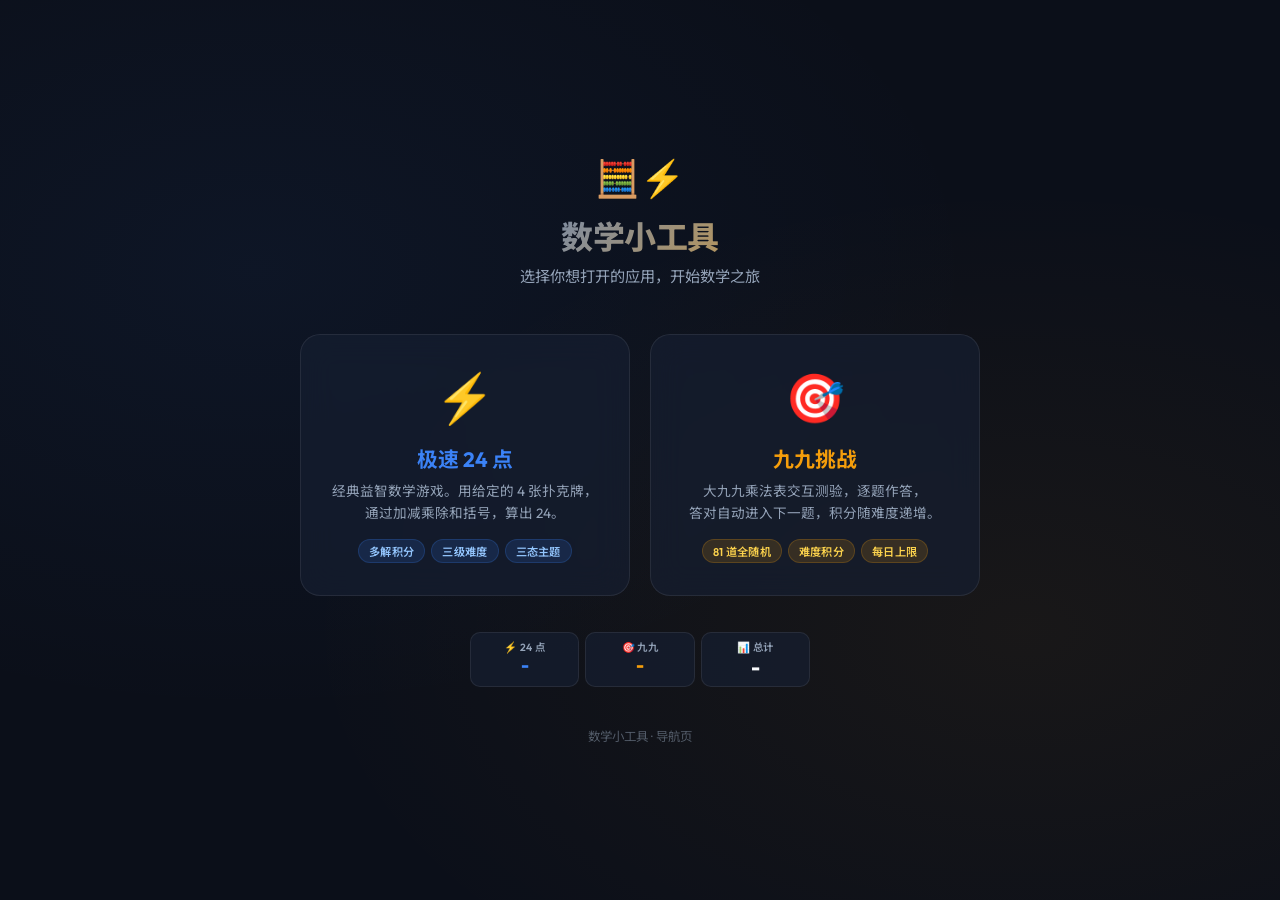
<file: index.html>
<!DOCTYPE html>
<html lang="zh-CN">
<head>
    <meta charset="UTF-8">
    <meta name="viewport" content="width=device-width, initial-scale=1.0">
    <title>数学小工具 · 导航页</title>
    <link rel="preconnect" href="https://fonts.googleapis.com">
    <link rel="preconnect" href="https://fonts.gstatic.com" crossorigin>
    <link href="https://fonts.googleapis.com/css2?family=Outfit:wght@300;400;600;800&family=Noto+Sans+SC:wght@400;500;700&display=swap" rel="stylesheet">
    <style>
        :root {
            --bg: #0b0f19;
            --card-bg: rgba(22, 30, 49, 0.7);
            --card-border: rgba(255, 255, 255, 0.08);
            --text: #f8fafc;
            --text-secondary: #94a3b8;
            --accent-24: #3b82f6;
            --accent-99: #f59e0b;
            --glow-24: rgba(59, 130, 246, 0.25);
            --glow-99: rgba(245, 158, 11, 0.25);
            --font: 'Outfit', 'Noto Sans SC', sans-serif;
        }
        * { margin: 0; padding: 0; box-sizing: border-box; }
        body {
            font-family: var(--font);
            background: var(--bg);
            background-image: radial-gradient(at 20% 30%, rgba(59, 130, 246, 0.06) 0px, transparent 50%), radial-gradient(at 80% 70%, rgba(245, 158, 11, 0.06) 0px, transparent 50%);
            min-height: 100vh;
            display: flex;
            flex-direction: column;
            align-items: center;
            justify-content: center;
            color: var(--text);
            padding: 24px;
        }
        .container { max-width: 680px; width: 100%; }
        .header { text-align: center; margin-bottom: 48px; }
        .header .icon-row { font-size: 36px; margin-bottom: 12px; display: flex; justify-content: center; gap: 12px; }
        .header h1 {
            font-size: 2rem; font-weight: 800; letter-spacing: -0.5px;
            background: linear-gradient(135deg, #3b82f6, #f59e0b);
            -webkit-background-clip: text; -webkit-text-fill-color: transparent; background-clip: text;
        }
        .header p { color: var(--text-secondary); font-size: 0.95rem; margin-top: 6px; font-weight: 400; }
        .apps { display: grid; grid-template-columns: 1fr 1fr; gap: 20px; }
        @media (max-width: 520px) {
            .apps { grid-template-columns: 1fr; gap: 16px; }
            .header { margin-bottom: 32px; }
            .header h1 { font-size: 1.6rem; }
        }
        .app-card {
            background: var(--card-bg); border: 1px solid var(--card-border); border-radius: 20px;
            padding: 32px 24px; text-decoration: none; color: inherit;
            display: flex; flex-direction: column; align-items: center; text-align: center;
            backdrop-filter: blur(16px);
            transition: transform 0.25s cubic-bezier(0.34, 1.56, 0.64, 1), box-shadow 0.3s, border-color 0.3s;
            cursor: pointer; position: relative; overflow: hidden;
        }
        .app-card::before { content: ''; position: absolute; top: 0; left: 0; right: 0; bottom: 0; border-radius: 20px; opacity: 0; transition: opacity 0.3s; }
        .app-card.card-24::before { background: radial-gradient(ellipse at 50% 0%, rgba(59, 130, 246, 0.12), transparent 70%); }
        .app-card.card-99::before { background: radial-gradient(ellipse at 50% 0%, rgba(245, 158, 11, 0.12), transparent 70%); }
        .app-card:hover { transform: translateY(-6px); }
        .app-card.card-24:hover { border-color: rgba(59, 130, 246, 0.3); box-shadow: 0 20px 40px -12px var(--glow-24); }
        .app-card.card-24:hover::before { opacity: 1; }
        .app-card.card-99:hover { border-color: rgba(245, 158, 11, 0.3); box-shadow: 0 20px 40px -12px var(--glow-99); }
        .app-card.card-99:hover::before { opacity: 1; }

        .app-icon { font-size: 48px; margin-bottom: 16px; position: relative; z-index: 1; }
        .app-card h2 { font-size: 1.3rem; font-weight: 700; margin-bottom: 8px; position: relative; z-index: 1; }
        .app-card.card-24 h2 { color: var(--accent-24); }
        .app-card.card-99 h2 { color: var(--accent-99); }
        .app-card .desc { font-size: 0.85rem; color: var(--text-secondary); line-height: 1.6; position: relative; z-index: 1; }
        .app-card .tags { display: flex; flex-wrap: wrap; gap: 6px; margin-top: 14px; justify-content: center; position: relative; z-index: 1; }
        .app-card .tag { font-size: 0.7rem; padding: 3px 10px; border-radius: 20px; font-weight: 600; letter-spacing: 0.3px; }
        .card-24 .tag { background: rgba(59, 130, 246, 0.15); color: #93c5fd; border: 1px solid rgba(59, 130, 246, 0.2); }
        .card-99 .tag { background: rgba(245, 158, 11, 0.15); color: #fcd34d; border: 1px solid rgba(245, 158, 11, 0.2); }
                .score-summary {
            margin: 28px auto 0;
            max-width: 340px;
            display: flex;
            gap: 6px;
            justify-content: center;
        }
        .score-summary .item {
            background: var(--card-bg);
            border: 1px solid var(--card-border);
            border-radius: 10px;
            padding: 6px 12px;
            text-align: center;
            flex: 1;
        }
        .score-summary .app-label {
            font-size: 0.65rem;
            color: var(--text-secondary);
            text-transform: uppercase;
            letter-spacing: 0.3px;
            font-weight: 600;
        }
        .score-summary .app-score {
            font-size: 1.1rem;
            font-weight: 800;
            color: var(--accent-99);
            line-height: 1.3;
        }
        .score-summary .app-score.s24 { color: var(--accent-24); }
        .score-summary .app-score.s99 { color: var(--accent-99); }
        .score-summary .app-score.s-total { color: var(--text); font-size: 1.25rem; }.score-summary { margin-top: 36px; }
        .footer { margin-top: 40px; text-align: center; font-size: 0.78rem; color: rgba(148, 163, 184, 0.5); }
    </style>
</head>
<body>
    <div class="container">
        <div class="header">
            <div class="icon-row">🧮⚡</div>
            <h1>数学小工具</h1>
            <p>选择你想打开的应用，开始数学之旅</p>
        </div>
        <div class="apps">
            <a class="app-card card-24" href="game24.html">
                <div class="app-icon">⚡</div>
                <h2>极速 24 点</h2>
                <p class="desc">经典益智数学游戏。用给定的 4 张扑克牌，<br>通过加减乘除和括号，算出 24。</p>
                <div class="tags">
                    <span class="tag">多解积分</span>
                    <span class="tag">三级难度</span>
                    <span class="tag">三态主题</span>
                </div>
            </a>
            <a class="app-card card-99" href="99-quiz.html">
                <div class="app-icon">🎯</div>
                <h2>九九挑战</h2>
                <p class="desc">大九九乘法表交互测验，逐题作答，<br>答对自动进入下一题，积分随难度递增。</p>
                <div class="tags">
                    <span class="tag">81 道全随机</span>
                    <span class="tag">难度积分</span>
                    <span class="tag">每日上限</span>
                </div>
            </a>        </div>

        <div class="score-summary">
            <div class="item">
                <div class="app-label">⚡ 24 点</div>
                <div class="app-score s24" id="score24">-</div>
            </div>
            <div class="item">
                <div class="app-label">🎯 九九</div>
                <div class="app-score s99" id="score99">-</div>
            </div>
            <div class="item">
                <div class="app-label">📊 总计</div>
                <div class="app-score s-total" id="scoreTotal">-</div>
            </div>
        </div>
        <div class="footer">数学小工具 · 导航页</div>
    </div>
</body>
<script>
(function() {
    function getToday() { var d = new Date(); return d.getFullYear()+'-'+String(d.getMonth()+1).padStart(2,'0')+'-'+String(d.getDate()).padStart(2,'0'); }
    function loadScore(key) {
        try { var d = JSON.parse(localStorage.getItem(key)); if (d && d.dailyScores) return d.dailyScores[getToday()] || 0; } catch(e) {}
        return '-';
    }
    document.getElementById('score24').textContent = loadScore('math24_save');
    document.getElementById('score99').textContent = loadScore('math99_save');
    var s24 = loadScore('math24_save'), s99 = loadScore('math99_save');
    document.getElementById('scoreTotal').textContent = (typeof s24 === 'number' && typeof s99 === 'number') ? s24 + s99 : '-';
})();
</script></html>
</file>
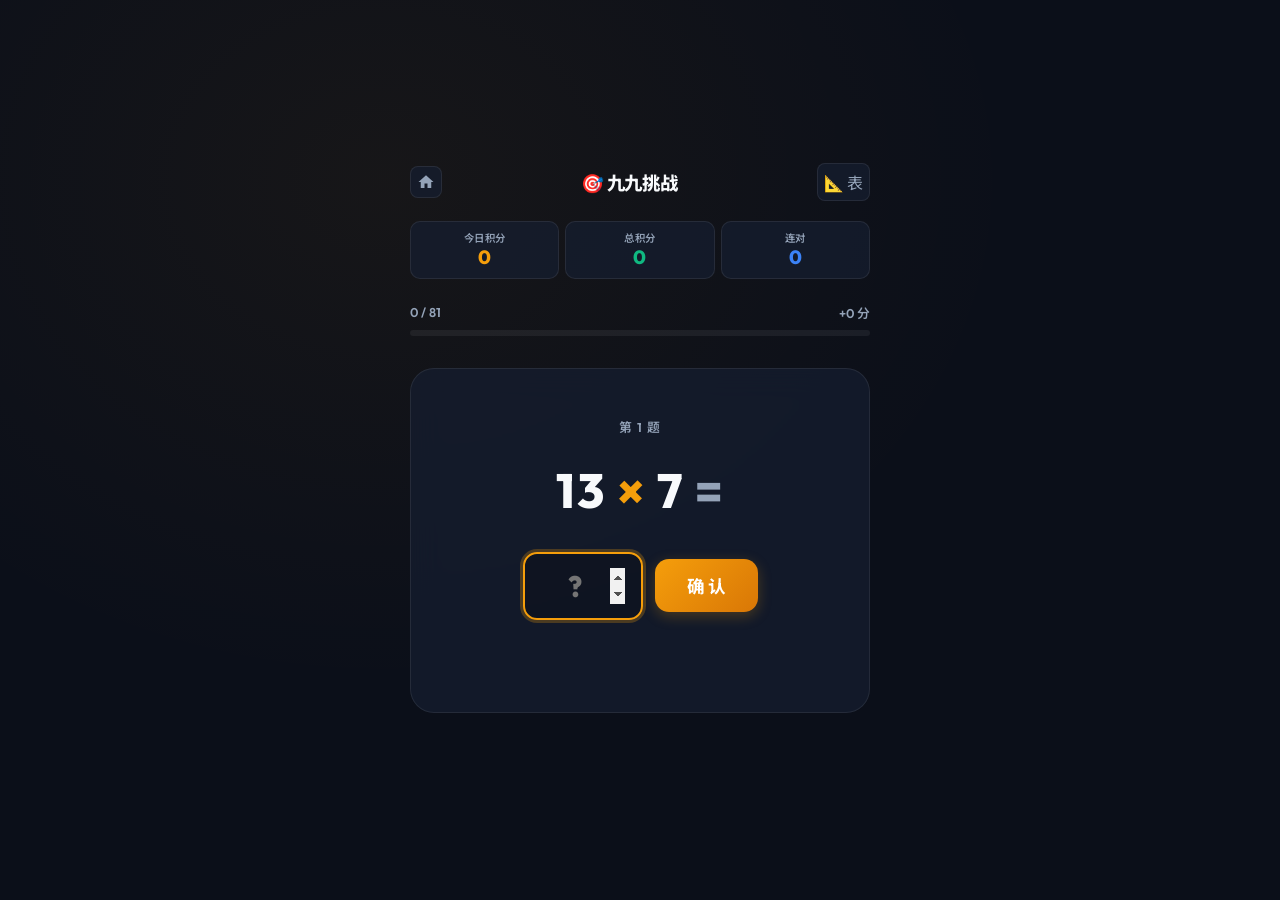
<file: 99-quiz.html>
<!DOCTYPE html>
<html lang="zh-CN">
<head>
    <meta charset="UTF-8">
    <meta name="viewport" content="width=device-width, initial-scale=1.0, maximum-scale=1.0, user-scalable=no">
    <title>🎯 九九挑战 · 大九九闯关测验</title>
    <link rel="preconnect" href="https://fonts.googleapis.com">
    <link rel="preconnect" href="https://fonts.gstatic.com" crossorigin>
    <link href="https://fonts.googleapis.com/css2?family=Outfit:wght@300;400;600;800&family=Noto+Sans+SC:wght@400;500;700&display=swap" rel="stylesheet">
    <style>
        :root {
            --bg: #0b0f19;
            --card-bg: rgba(22, 30, 49, 0.7);
            --card-border: rgba(255,255,255,0.08);
            --text: #f8fafc;
            --text-secondary: #94a3b8;
            --accent: #f59e0b;
            --accent-glow: rgba(245,158,11,0.25);
            --success: #10b981;
            --error: #ef4444;
            --font: 'Outfit','Noto Sans SC',sans-serif;
        }
        * { margin: 0; padding: 0; box-sizing: border-box; }
        body {
            font-family: var(--font);
            background: var(--bg);
            background-image: radial-gradient(at 30% 20%, rgba(245,158,11,0.05),transparent 50%);
            min-height: 100vh;
            display: flex;
            flex-direction: column;
            align-items: center;
            justify-content: center;
            color: var(--text);
            padding: 16px;
        }
        .container {
            width: 100%;
            max-width: 460px;
        }

        /* ── 顶部导航 ── */
        .top-bar {
            display: flex;
            justify-content: space-between;
            align-items: center;
            margin-bottom: 20px;
        }
        .back-link {
            color: var(--text-secondary);
            text-decoration: none;
            padding: 6px;
            border: 1px solid var(--card-border);
            border-radius: 8px;
            transition: background 0.2s,color 0.2s;
            background: var(--card-bg);
            display: inline-flex;
            align-items: center;
            justify-content: center;
        }
        .back-link:hover {
            color: var(--text);
            background: rgba(255,255,255,0.08);
        }
        .top-bar h1 {
            font-size: 1.15rem;
            font-weight: 800;
            letter-spacing: -0.3px;
        }

        /* ── 积分栏 ── */
        .score-bar {
            display: flex;
            gap: 6px;
            margin-bottom: 24px;
        }
        .score-item {
            flex: 1;
            background: var(--card-bg);
            border: 1px solid var(--card-border);
            border-radius: 10px;
            padding: 8px 6px;
            text-align: center;
        }
        .score-item .label {
            font-size: 0.65rem;
            color: var(--text-secondary);
            text-transform: uppercase;
            letter-spacing: 0.4px;
            font-weight: 600;
        }
        .score-item .value {
            font-size: 1.2rem;
            font-weight: 800;
            color: var(--accent);
            line-height: 1.3;
        }
        .score-item .value.today { color: var(--accent); }
        .score-item .value.total { color: var(--success); }
        .score-item .value.streak { color: #3b82f6; }

        /* ── 进度条 ── */
        .progress-row {
            display: flex;
            justify-content: space-between;
            align-items: center;
            margin-bottom: 8px;
            font-size: 0.8rem;
            color: var(--text-secondary);
            font-weight: 600;
        }
        .progress-track {
            width: 100%;
            height: 6px;
            background: rgba(255,255,255,0.06);
            border-radius: 10px;
            overflow: hidden;
            margin-bottom: 32px;
        }
        .progress-fill {
            height: 100%;
            width: 0%;
            background: linear-gradient(90deg,var(--accent),#f97316);
            border-radius: 10px;
            transition: width 0.5s cubic-bezier(0.4,0,0.2,1);
            box-shadow: 0 0 10px var(--accent-glow);
        }

        /* ── 题目卡 ── */
        .question-card {
            background: var(--card-bg);
            border: 1px solid var(--card-border);
            border-radius: 24px;
            padding: 48px 32px;
            text-align: center;
            backdrop-filter: blur(16px);
            margin-bottom: 24px;
        }
        .question-label {
            font-size: 0.8rem;
            font-weight: 600;
            color: var(--text-secondary);
            text-transform: uppercase;
            letter-spacing: 1px;
            margin-bottom: 24px;
        }
        .question-formula {
            font-size: 3rem;
            font-weight: 800;
            color: var(--text);
            letter-spacing: 2px;
            margin-bottom: 32px;
        }
        .question-formula .op { color: var(--accent); }
        .question-formula .eq { color: var(--text-secondary); }

        /* ── 输入区 ── */
        .answer-area {
            display: flex;
            gap: 12px;
            justify-content: center;
            align-items: center;
            flex-wrap: wrap;
        }
        .answer-area input {
            width: 120px;
            padding: 14px 16px;
            font-size: 1.8rem;
            font-weight: 800;
            text-align: center;
            font-family: 'Outfit',monospace;
            border: 2px solid var(--card-border);
            border-radius: 14px;
            background: rgba(0,0,0,0.2);
            color: var(--text);
            transition: border-color 0.2s,box-shadow 0.2s;
            outline: none;
        }
        .answer-area input:focus {
            border-color: var(--accent);
            box-shadow: 0 0 0 3px var(--accent-glow);
        }
        .answer-area input.correct {
            border-color: var(--success);
            box-shadow: 0 0 0 3px rgba(16,185,129,0.25);
        }
        .answer-area input.wrong {
            border-color: var(--error);
            box-shadow: 0 0 0 3px rgba(239,68,68,0.25);
            animation: shake 0.4s;
        }
        .btn-submit {
            padding: 14px 32px;
            font-size: 1.1rem;
            font-weight: 700;
            font-family: var(--font);
            border: none;
            border-radius: 14px;
            background: linear-gradient(135deg,#f59e0b,#d97706);
            color: #fff;
            cursor: pointer;
            box-shadow: 0 4px 14px var(--accent-glow);
            transition: transform 0.15s,opacity 0.2s;
        }
        .btn-submit:hover { opacity: 0.9; }
        .btn-submit:active { transform: scale(0.96); }
        .btn-submit:disabled {
            opacity: 0.4;
            cursor: not-allowed;
            transform: none;
        }

        /* ── 反馈消息 ── */
        .feedback {
            text-align: center;
            min-height: 28px;
            margin-top: 16px;
            font-size: 0.9rem;
            font-weight: 600;
            transition: color 0.2s;
        }
        .feedback.correct { color: var(--success); }
        .feedback.wrong { color: var(--error); }

        /* ── 完成页面 ── */
        .complete-screen {
            display: none;
            background: var(--card-bg);
            border: 1px solid var(--card-border);
            border-radius: 24px;
            padding: 48px 32px;
            text-align: center;
            backdrop-filter: blur(16px);
        }
        .complete-screen .big-icon { font-size: 64px; margin-bottom: 16px; }
        .complete-screen h2 { font-size: 1.6rem; font-weight: 800; margin-bottom: 8px; }
        .complete-screen p { color: var(--text-secondary); line-height: 1.6; margin-bottom: 24px; }
        .complete-screen .summary-score {
            font-size: 2.5rem;
            font-weight: 800;
            color: var(--accent);
            margin-bottom: 8px;
        }
        .complete-screen .summary-label {
            font-size: 0.85rem;
            color: var(--text-secondary);
        }
        .btn-restart {
            display: inline-block;
            padding: 14px 40px;
            font-size: 1.05rem;
            font-weight: 700;
            font-family: var(--font);
            border: none;
            border-radius: 14px;
            background: var(--accent);
            color: #fff;
            cursor: pointer;
            box-shadow: 0 4px 14px var(--accent-glow);
            transition: transform 0.15s,opacity 0.2s;
            text-decoration: none;
        }
        .btn-restart:hover { opacity: 0.9; }
        .btn-restart:active { transform: scale(0.96); }

        /* ── Toast ── */
        .toast {
            position: fixed;
            bottom: 32px;
            left: 50%;
            transform: translateX(-50%) translateY(80px);
            background: #1e293b;
            color: #f8fafc;
            padding: 12px 28px;
            border-radius: 12px;
            font-size: 0.95rem;
            font-weight: 600;
            opacity: 0;
            pointer-events: none;
            transition: transform 0.3s,opacity 0.3s;
            z-index: 9999;
            box-shadow: 0 8px 24px rgba(0,0,0,0.4);
            border: 1px solid rgba(255,255,255,0.06);
        }
        .toast.show { transform: translateX(-50%) translateY(0); opacity: 1; }

        /* ── 动画 ── */
        @keyframes shake {
            0%,100% { transform: translateX(0); }
            20% { transform: translateX(-8px); }
            40% { transform: translateX(8px); }
            60% { transform: translateX(-6px); }
            80% { transform: translateX(6px); }
        }
        @keyframes fadeInUp {
            0% { opacity: 0; transform: translateY(20px); }
            100% { opacity: 1; transform: translateY(0); }
        }
        .question-card { animation: fadeInUp 0.4s cubic-bezier(0.34,1.56,0.64,1); }
        .question-correct { animation: shake 0.4s; animation-direction: reverse; }

        /* ── 移动端适配 ── */
        @media (max-width: 480px) {
            .question-card { padding: 32px 20px; }
            .question-formula { font-size: 2.2rem; }
            .score-bar { gap: 4px; }
            .score-item { padding: 6px 4px; }
            .score-item .value { font-size: 1rem; }
        }
    </style>
</head>
<body>
    <div class="container">
        <!-- 顶栏 -->
        <div class="top-bar">
            <a class="back-link" href="index.html"><svg viewBox="0 0 24 24" width="18" height="18" fill="currentColor"><path d="M10 20v-6h4v6h5v-8h3L12 3 2 12h3v8z"/></svg></a>
            <h1>🎯 九九挑战</h1>
            <a class="back-link" href="99-table.html" title="查看乘法表">📐 表</a>
        </div>

        <!-- 积分栏 -->
        <div class="score-bar">
            <div class="score-item">
                <div class="label">今日积分</div>
                <div class="value today" id="quizScoreToday">0</div>
            </div>
            <div class="score-item">
                <div class="label">总积分</div>
                <div class="value total" id="quizScoreTotal">0</div>
            </div>
            <div class="score-item">
                <div class="label">连对</div>
                <div class="value streak" id="quizStreak">0</div>
            </div>
        </div>

        <!-- 进度 -->
        <div class="progress-row">
            <span id="progress-text">0 / 81</span>
            <span id="earned-text">+0 分</span>
        </div>
        <div class="progress-track">
            <div class="progress-fill" id="progressFill"></div>
        </div>

        <!-- 题目区 -->
        <div class="question-card" id="questionCard">
            <div class="question-label" id="questionLabel">第 1 题</div>
            <div class="question-formula" id="questionFormula">
                <span id="qNum1">14</span>
                <span class="op">×</span>
                <span id="qNum2">7</span>
                <span class="eq">=</span>
                <span id="qAnswer" style="display:none">?</span>
            </div>
            <div class="answer-area">
                <input type="number" id="answerInput" placeholder="?" autocomplete="off" inputmode="numeric">
                <button class="btn-submit" id="submitBtn">确 认</button>
            </div>
            <div class="feedback" id="feedback"></div>
        </div>

        <!-- 完成页 -->
        <div class="complete-screen" id="completeScreen">
            <div class="big-icon">🎉</div>
            <h2>全部完成！</h2>
            <p>你完成了全部 81 道大九九乘法题</p>
            <div class="summary-score" id="finalScore">0</div>
            <div class="summary-label">本局获得积分</div>
            <div style="margin-top:24px">
                <button class="btn-restart" onclick="restartQuiz()">🔄 再来一轮</button>
            </div>
        </div>
    </div>

    <div class="toast" id="toast"></div>

    <script>
        // ─── 积分系统 ───
        const QUIZ_SCORE = { scoreToday: 0, scoreTotal: 0, streak: 0 };
        let sessionEarned = 0;

        function getDateString() {
            const d = new Date();
            return `${d.getFullYear()}-${String(d.getMonth()+1).padStart(2,'0')}-${String(d.getDate()).padStart(2,'0')}`;
        }

        function saveQuizScore() {
            const todayStr = getDateString();
            let data = { scoreTotal: 0, streak: 0, dailyScores: {} };
            try {
                const raw = localStorage.getItem('math99_save');
                if (raw) { const p = JSON.parse(raw); data.dailyScores = p.dailyScores || {}; }
            } catch(e) {}
            data.scoreTotal = QUIZ_SCORE.scoreTotal;
            data.streak = QUIZ_SCORE.streak;
            data.dailyScores[todayStr] = QUIZ_SCORE.scoreToday;
            localStorage.setItem('math99_save', JSON.stringify(data));
        }

        function loadQuizScore() {
            try {
                const raw = localStorage.getItem('math99_save');
                if (raw) {
                    const data = JSON.parse(raw);
                    QUIZ_SCORE.scoreTotal = data.scoreTotal || 0;
                    QUIZ_SCORE.streak = data.streak || 0;
                    const todayStr = getDateString();
                    const daily = data.dailyScores || {};
                    QUIZ_SCORE.scoreToday = daily[todayStr] || 0;
                }
            } catch(e) {}
            updateScoreUI();
        }

        function updateScoreUI() {
            document.getElementById('quizScoreToday').textContent = QUIZ_SCORE.scoreToday;
            document.getElementById('quizScoreTotal').textContent = QUIZ_SCORE.scoreTotal;
            document.getElementById('quizStreak').textContent = QUIZ_SCORE.streak;
            document.getElementById('earned-text').textContent = '+' + sessionEarned + ' 分';
        }

        function showToast(msg) {
            const t = document.getElementById('toast');
            t.textContent = msg;
            t.classList.add('show');
            clearTimeout(t._tid);
            t._tid = setTimeout(() => t.classList.remove('show'), 1800);
        }

        // ─── 题目逻辑 ───
        function generateAllQuestions() {
            const all = [];
            for (let r = 11; r <= 19; r++)
                for (let c = 1; c <= 9; c++)
                    all.push({ row: r, col: c, answer: r * c });
            return all;
        }

        function shuffle(arr) {
            const a = arr.slice();
            for (let i = a.length - 1; i > 0; i--) {
                const j = Math.floor(Math.random() * (i + 1));
                [a[i], a[j]] = [a[j], a[i]];
            }
            return a;
        }

        let questions = [];
        let currentIndex = 0;
        let isAnswered = false;

        function startQuiz() {
            questions = shuffle(generateAllQuestions());
            currentIndex = 0;
            sessionEarned = 0;
            document.getElementById('questionCard').style.display = 'block';
            document.getElementById('completeScreen').style.display = 'none';
            document.getElementById('submitBtn').disabled = false;
            loadQuestion();
        }

        function loadQuestion() {
            if (currentIndex >= questions.length) {
                showComplete();
                return;
            }
            isAnswered = false;
            const q = questions[currentIndex];
            document.getElementById('qNum1').textContent = q.row;
            document.getElementById('qNum2').textContent = q.col;
            document.getElementById('questionLabel').textContent = '第 ' + (currentIndex + 1) + ' 题';
            document.getElementById('progress-text').textContent = (currentIndex) + ' / ' + questions.length;

            const pct = (currentIndex / questions.length) * 100;
            document.getElementById('progressFill').style.width = pct + '%';

            const input = document.getElementById('answerInput');
            input.value = '';
            input.className = '';
            input.disabled = false;
            input.focus();

            document.getElementById('feedback').textContent = '';
            document.getElementById('feedback').className = 'feedback';
            document.getElementById('submitBtn').disabled = false;
            document.getElementById('submitBtn').textContent = '确 认';

            // 重新触发动画
            const card = document.getElementById('questionCard');
            card.style.animation = 'none';
            void card.offsetHeight;
            card.style.animation = 'fadeInUp 0.4s cubic-bezier(0.34,1.56,0.64,1)';

            updateScoreUI();
        }

        function checkAnswer() {
            if (isAnswered) return;
            const input = document.getElementById('answerInput');
            const userVal = parseInt(input.value, 10);
            const q = questions[currentIndex];
            const feedback = document.getElementById('feedback');

            if (isNaN(userVal)) {
                feedback.textContent = '请输入一个数字';
                feedback.className = 'feedback wrong';
                input.focus();
                return;
            }

            if (userVal === q.answer) {
                // 正确！
                isAnswered = true;
                input.className = 'correct';
                input.disabled = true;
                document.getElementById('submitBtn').disabled = true;
                const POINTS = Math.min(10, Math.max(2, Math.floor((q.row + q.col) / 2) - 4));

                // 每日积分上限 200 分
                const DAILY_MAX = 200;
                const room = Math.max(0, DAILY_MAX - QUIZ_SCORE.scoreToday);
                const actualPts = Math.min(POINTS, room);

                if (actualPts > 0) {
                    feedback.textContent = '✅ 正确！' + q.row + ' × ' + q.col + ' = ' + q.answer + ' (+' + actualPts + '分)';
                    feedback.className = 'feedback correct';
                    QUIZ_SCORE.scoreToday += actualPts;
                    QUIZ_SCORE.scoreTotal += actualPts;
                    QUIZ_SCORE.streak++;
                    sessionEarned += actualPts;
                    saveQuizScore();
                    updateScoreUI();
                    showToast('🎉 +' + actualPts + ' 分！');
                } else {
                    feedback.textContent = '✅ 正确！' + q.row + ' × ' + q.col + ' = ' + q.answer + ' (已达日上限)';
                    feedback.className = 'feedback correct';
                    QUIZ_SCORE.streak++;
                    updateScoreUI();
                    showToast('🏆 今日已达 200 分上限');
                }
                // 自动进入下一题
                setTimeout(() => {
                    currentIndex++;
                    loadQuestion();
                }, 800);
            } else {
                // 错误
                input.className = 'wrong';
                QUIZ_SCORE.streak = 0;
                updateScoreUI();
                feedback.textContent = '❌ 不对哦，再想想！';
                feedback.className = 'feedback wrong';
                input.focus();
                input.select();
                // 0.5秒后清除错误状态
                setTimeout(() => {
                    input.className = '';
                }, 500);
            }
        }

        function showComplete() {
            document.getElementById('questionCard').style.display = 'none';
            document.getElementById('completeScreen').style.display = 'block';
            document.getElementById('finalScore').textContent = '+' + sessionEarned;
            document.getElementById('progressFill').style.width = '100%';
            document.getElementById('progress-text').textContent = '81 / 81';

            showToast('🏆 全部通关！获得 +' + sessionEarned + ' 分');
        }

        function restartQuiz() {
            startQuiz();
        }

        // ─── 键盘事件 ───
        document.getElementById('answerInput').addEventListener('keydown', function(e) {
            if (e.key === 'Enter') {
                e.preventDefault();
                checkAnswer();
            }
        });
        document.getElementById('submitBtn').addEventListener('click', checkAnswer);

        // ─── 启动 ───
        loadQuizScore();
        startQuiz();
    </script>
</body>
</html>
</file>
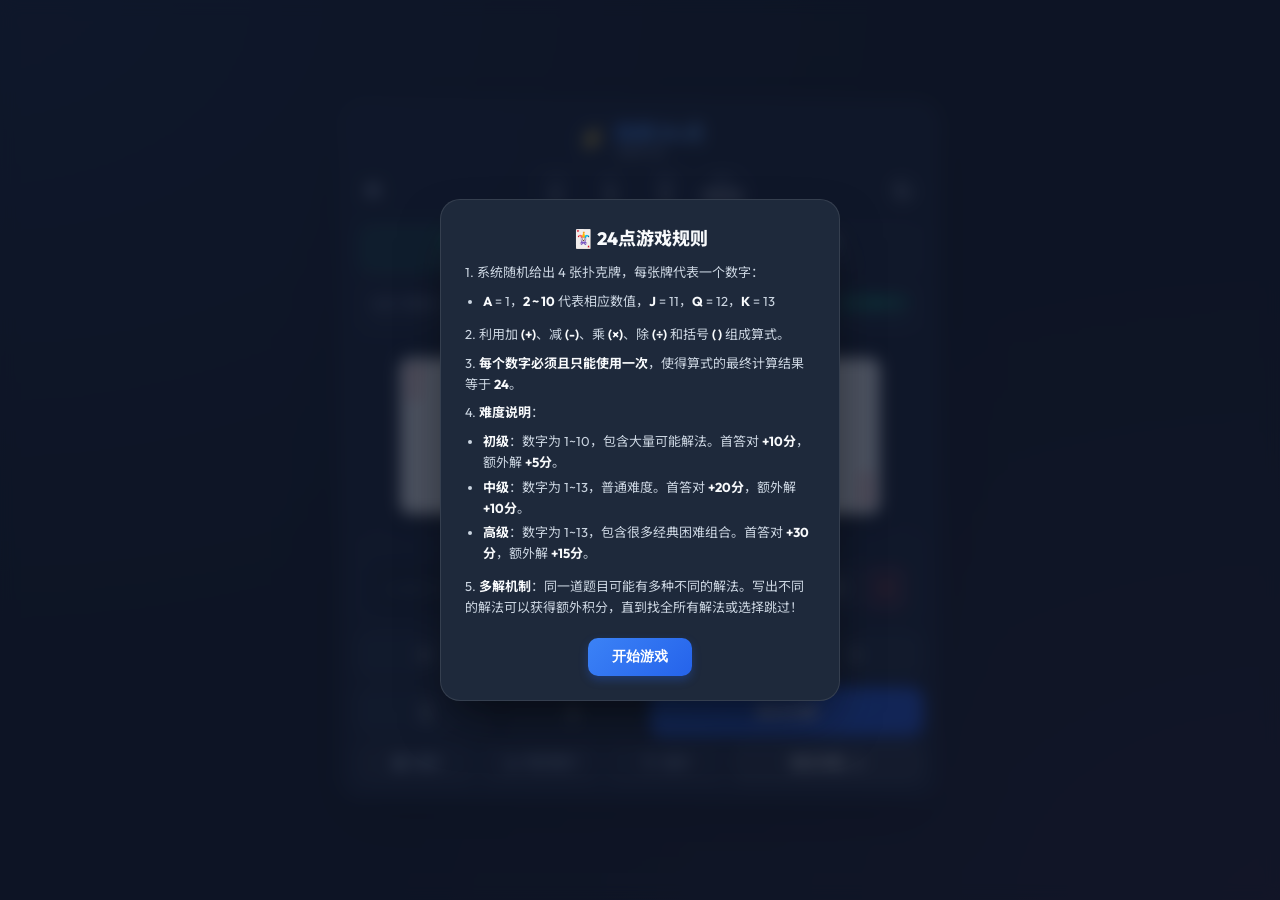
<file: game24.html>
<!DOCTYPE html>
<html lang="zh-CN">
<head>
    <meta charset="UTF-8">
    <meta name="viewport" content="width=device-width, initial-scale=1.0, maximum-scale=1.0, user-scalable=no">
    <title>极速24点 - 经典益智数学游戏</title>
    <!-- 引入 Outfit 字体，带来极富现代感和高雅的视觉体验 -->
    <link rel="preconnect" href="https://fonts.googleapis.com">
    <link rel="preconnect" href="https://fonts.gstatic.com" crossorigin>
    <link href="https://fonts.googleapis.com/css2?family=Outfit:wght@300;400;600;800&family=Noto+Sans+SC:wght@400;500;700&display=swap" rel="stylesheet">
    <link rel="stylesheet" href="game24.css">
</head>
<body>
    <div class="game-container">
        <!-- 顶部区块聚合容器 -->
        <div class="top-blocks">
            <!-- 头部状态栏 -->
            <header class="game-header">
                <!-- 第一行：标题单独一行 -->
                <div class="header-title-row">
                    <div class="brand">
                        <span class="logo-icon">⚡</span>
                        <div class="brand-text">
                            <h1>极速 24 点</h1>
                            <span class="version-tag">多解积分版</span>
                        </div>
                    </div>
                </div>
                <!-- 第二行：首页和模式按钮分布两边，积分情况在中间居中 -->
                <div class="header-control-row">
                    <a href="index.html" class="btn-back" title="返回主页"><svg viewBox="0 0 24 24" class="home-icon" width="20" height="20" fill="currentColor"><path d="M10 20v-6h4v6h5v-8h3L12 3 2 12h3v8z"/></svg></a>
                    
                    <div class="stats">
                        <div class="stat-box">
                            <span class="stat-label">今日</span>
                            <span id="score-today" class="stat-value">0</span>
                        </div>
                        <div class="stat-box">
                            <span class="stat-label">总分</span>
                            <span id="score-total" class="stat-value">0</span>
                        </div>
                        <div class="stat-box">
                            <span class="stat-label">连胜</span>
                            <span id="streak-val" class="stat-value">0</span>
                        </div>
                        <div class="stat-box">
                            <span class="stat-label">用时</span>
                            <span id="timer-val" class="stat-value">00:00</span>
                        </div>
                    </div>

                    <button class="btn-theme-toggle" id="btn-theme-toggle" title="切换主题模式 (日间/护眼/夜间)" aria-label="切换主题">
                        <!-- 太阳图标 (日间模式) -->
                        <svg viewBox="0 0 24 24" class="svg-icon theme-icon-sun">
                            <path fill="currentColor" d="M12 7c-2.76 0-5 2.24-5 5s2.24 5 5 5 5-2.24 5-5-2.24-5-5-5zM2 13h2c.55 0 1-.45 1-1s-.45-1-1-1H2c-.55 0-1 .45-1 1s.45 1 1 1zm18 0h2c.55 0 1-.45 1-1s-.45-1-1-1h-2c-.55 0-1 .45-1 1s.45 1 1 1zM11 2v2c0 .55.45 1 1 1s1-.45 1-1V2c0-.55-.45-1-1-1s-1 .45-1 1zm0 18v2c0 .55.45 1 1 1s1-.45 1-1v-2c0-.55-.45-1-1-1s-1 .45-1 1zM5.99 4.58c-.39-.39-1.03-.39-1.41 0s-.39 1.03 0 1.41l1.06 1.06c.39.39 1.03.39 1.41 0s.39-1.03 0-1.41L5.99 4.58zm12.37 12.37c-.39-.39-1.03-.39-1.41 0s-.39 1.03 0 1.41l1.06 1.06c.39.39 1.03.39 1.41 0s.39-1.03 0-1.41l-1.06-1.06zm1.06-12.37c-.39-.39-1.03-.39-1.41 0l-1.06 1.06c-.39.39-.39 1.03 0 1.41s1.03.39 1.41 0l1.06-1.06c.39-.39.39-1.03 0-1.41zm-12.37 12.37c-.39-.39-1.03-.39-1.41 0l-1.06 1.06c-.39.39-.39 1.03 0 1.41s1.03.39 1.41 0l1.06-1.06c.39-.39.39-1.03 0-1.41z"/>
                        </svg>
                        <!-- 绿叶图标 (护眼模式) -->
                        <svg viewBox="0 0 24 24" class="svg-icon theme-icon-leaf">
                            <path fill="currentColor" d="M17 8C8 10 5.9 16.17 6 21c.07.55.53 1 1.08 1C12 21.9 18 19.8 20 11c1-4.42-1-7-3-8zm-1.78 9.53c-1.12.39-2.31.5-3.32-.48a.996.996 0 1 1 1.41-1.41c.29.29.74.3 1.34.1a.996.996 0 1 1 .57 1.79zm2.46-3.8c-.85.34-1.76.32-2.52-.3a.996.996 0 1 1 1.25-1.55c.16.13.43.13.82 0a.996.996 0 1 1 .45 1.85z"/>
                        </svg>
                        <!-- 月亮图标 (暗色模式) -->
                        <svg viewBox="0 0 24 24" class="svg-icon theme-icon-moon">
                            <path fill="currentColor" d="M12.3 22h-.1c-5.4 0-10-4.6-10-10 0-4.3 2.9-8.1 7.1-9.3.5-.1 1 .1 1.3.5.3.4.3.9.1 1.3-1.1 2.2-.7 4.9.9 6.7 1.8 1.8 4.5 2.2 6.7.9.4-.2.9-.2 1.3.1.4.3.6.8.5 1.3-.9 4.4-4.8 7.3-9.2 7.3.2 0 .4-.8.6-.8zm-8-10c0 3.9 3.1 7.1 7 7.1 2.7 0 5.2-1.6 6.3-4.1-2.2-.1-4.3-1.2-5.7-2.9-1.8-1.8-2.6-4.3-2.2-6.8-2.9 1.3-5.4 3.9-5.4 6.7z"/>
                        </svg>
                    </button>
                </div>
            </header>

            <!-- 难度切换器 -->
            <section class="difficulty-section">
                <div class="difficulty-tabs">
                    <button class="diff-tab active" data-diff="easy">
                        <span class="diff-title">初级</span>
                        <span class="diff-desc">解多·1-10</span>
                    </button>
                    <button class="diff-tab" data-diff="medium">
                        <span class="diff-title">中级</span>
                        <span class="diff-desc">普通·1-13</span>
                    </button>
                    <button class="diff-tab" data-diff="hard">
                        <span class="diff-title">高级</span>
                        <span class="diff-desc">极难·有挑战</span>
                    </button>
                </div>
            </section>

            <!-- 本题解法统计条 -->
            <section class="solution-progress-section">
                <div class="progress-info">
                    <span>当前卡牌解法：<strong id="found-solutions-count">0</strong> / <span id="total-solutions-count">0</span> 种</span>
                    <span id="difficulty-bonus" class="difficulty-badge badge-easy">初级 +10</span>
                </div>
                <div class="progress-bar-container">
                    <div class="progress-bar-fill" id="solution-progress-bar" style="width: 0%;"></div>
                </div>
            </section>
        </div>

        <!-- 卡牌区域 -->
        <main class="game-board">
            <div class="cards-wrapper" id="cards-container">
                <!-- 动态发牌 4张扑克牌 -->
                <div class="card-placeholder"></div>
                <div class="card-placeholder"></div>
                <div class="card-placeholder"></div>
                <div class="card-placeholder"></div>
            </div>
        </main>

        <!-- 底部区块聚合容器 -->
        <div class="bottom-blocks">
            <!-- 表达式编辑与反馈区 -->
            <section class="expression-section">
                <div class="feedback-bar" id="feedback-msg">请点击卡片和运算符来构建算式</div>
                <div class="expression-container">
                    <div class="expression-display" id="expr-display">
                        <!-- 动态放置拼凑的算式 Token -->
                        <span class="expr-placeholder">点击数字或符号开始</span>
                    </div>
                    <div class="expr-actions">
                        <button class="btn-action btn-undo" id="btn-undo" title="撤销上一步" aria-label="撤销">
                            <svg viewBox="0 0 24 24" class="svg-icon">
                                <path d="M12.5 8c-2.65 0-5.05.99-6.9 2.6L2 7v9h9l-3.62-3.62c1.39-1.16 3.16-1.88 5.12-1.88 3.54 0 6.55 2.31 7.6 5.5l2.37-.78C21.08 11.03 17.15 8 12.5 8z"/>
                            </svg>
                        </button>
                        <button class="btn-action btn-clear" id="btn-clear" title="清空全部" aria-label="清空">
                            <svg viewBox="0 0 24 24" class="svg-icon">
                                <path d="M19 6.41L17.59 5 12 10.59 6.41 5 5 6.41 10.59 12 5 17.59 6.41 19 12 13.41 17.59 19 19 17.59 13.41 12z"/>
                            </svg>
                        </button>
                    </div>
                </div>
            </section>

            <!-- 已成功提交的解法展示 -->
            <section class="submitted-solutions-section" id="submitted-section" style="display: none;">
                <div class="section-title">本题已拼出解法：</div>
                <div class="submitted-list" id="submitted-list">
                    <!-- 动态添加已找到的算式 -->
                </div>
            </section>

            <!-- 操作按钮键盘区 -->
            <section class="keyboard-section">
                <div class="keyboard-row operators">
                    <button class="btn-key" data-type="operator" data-val="+">+</button>
                    <button class="btn-key" data-type="operator" data-val="-">-</button>
                    <button class="btn-key" data-type="operator" data-val="*">×</button>
                    <button class="btn-key" data-type="operator" data-val="/">÷</button>
                </div>
                <div class="keyboard-row parens">
                    <button class="btn-key" data-type="paren" data-val="(">(</button>
                    <button class="btn-key" data-type="paren" data-val=")">)</button>
                    <button class="btn-control" id="btn-check">验证此解</button>
                </div>
            </section>

            <!-- 游戏底部控制台 -->
            <footer class="game-footer">
                <button class="btn-footer secondary" id="btn-rules">
                    <svg viewBox="0 0 24 24" class="svg-icon"><path d="M12 2C6.48 2 2 6.48 2 12s4.48 10 10 10 10-4.48 10-10S17.52 2 12 2zm1 15h-2v-6h2v6zm0-8h-2V7h2v2z"/></svg>
                    规则
                </button>
                <button class="btn-footer secondary" id="btn-stats">
                    <svg viewBox="0 0 24 24" class="svg-icon"><path d="M10 20h4V4h-4v16zm-6 0h4v-8H4v8zM16 9v11h4V9h-4z"/></svg>
                    每日统计
                </button>
                <button class="btn-footer secondary" id="btn-hint">
                    <svg viewBox="0 0 24 24" class="svg-icon"><path d="M9 21c0 .55.45 1 1 1h4c.55 0 1-.45 1-1v-1H9v1zm3-19C8.14 2 5 5.14 5 9c0 2.38 1.19 4.47 3 5.74V17c0 .55.45 1 1 1h6c.55 0 1-.45 1-1v-2.26c1.81-1.27 3-3.36 3-5.74 0-3.86-3.14-7-7-7zm2.85 11.1l-.85.6V16h-4v-3.3l-.85-.6C8.89 11.23 8 9.94 8 9c0-2.21 1.79-4 4-4s4 1.79 4 4c0 .94-.89 2.23-2.15 3.1z"/></svg>
                    提示
                </button>
                <button class="btn-footer primary" id="btn-deal">
                    <span id="deal-btn-text">跳过本题</span>
                    <svg viewBox="0 0 24 24" class="svg-icon"><path d="M12 4V1L8 5l4 4V6c3.31 0 6 2.69 6 6 0 1.01-.25 1.97-.7 2.8l1.46 1.46C19.54 15.03 20 13.57 20 12c0-4.42-3.58-8-8-8zm-6 8c0-1.01.25-1.97.7-2.8L5.24 7.74C4.46 8.97 4 10.43 4 12c0 4.42 3.58 8 8 8v3l4-4-4-4v3c-3.31 0-6-2.69-6-6z"/></svg>
                </button>
            </footer>
        </div>
    </div>

    <!-- 提示与解法模态弹窗 -->
    <div class="modal" id="modal-hint">
        <div class="modal-content">
            <h2 class="modal-title">💡 关卡提示</h2>
            <p class="modal-desc">别灰心！这组数字有很多有趣的组合。下面是其中一个可行答案：</p>
            <div class="solution-display" id="solution-text">无解或计算中...</div>
            <div class="modal-actions">
                <button class="btn-modal-close" id="btn-hint-close">好，我试试</button>
            </div>
        </div>
    </div>

    <!-- 游戏规则说明弹窗 -->
    <div class="modal" id="modal-rules">
        <div class="modal-content">
            <h2 class="modal-title">🃏 24点游戏规则</h2>
            <div class="rules-body">
                <p>1. 系统随机给出 4 张扑克牌，每张牌代表一个数字：</p>
                <ul>
                    <li><strong>A</strong> = 1，<strong>2 ~ 10</strong> 代表相应数值，<strong>J</strong> = 11，<strong>Q</strong> = 12，<strong>K</strong> = 13</li>
                </ul>
                <p>2. 利用加 <strong>(+)</strong>、减 <strong>(-)</strong>、乘 <strong>(×)</strong>、除 <strong>(÷)</strong> 和括号 <strong>( )</strong> 组成算式。</p>
                <p>3. <strong>每个数字必须且只能使用一次</strong>，使得算式的最终计算结果等于 <strong>24</strong>。</p>
                <p>4. <strong>难度说明</strong>：
                    <ul>
                        <li><strong>初级</strong>：数字为 1~10，包含大量可能解法。首答对 <strong>+10分</strong>，额外解 <strong>+5分</strong>。</li>
                        <li><strong>中级</strong>：数字为 1~13，普通难度。首答对 <strong>+20分</strong>，额外解 <strong>+10分</strong>。</li>
                        <li><strong>高级</strong>：数字为 1~13，包含很多经典困难组合。首答对 <strong>+30分</strong>，额外解 <strong>+15分</strong>。</li>
                    </ul>
                </p>
                <p>5. <strong>多解机制</strong>：同一道题目可能有多种不同的解法。写出不同的解法可以获得额外积分，直到找全所有解法或选择跳过！</p>
            </div>
            <div class="modal-actions">
                <button class="btn-modal-close" id="btn-rules-close">开始游戏</button>
            </div>
        </div>
    </div>

    <!-- 每日积分统计弹窗 -->
    <div class="modal" id="modal-stats">
        <div class="modal-content">
            <h2 class="modal-title">📊 每日积分统计</h2>
            <div class="stats-body">
                <div class="current-day-report">
                    <p>今天已获得积分：<strong id="stats-today-val" class="highlight-val">0</strong> 分</p>
                    <p>累计总积分：<strong id="stats-total-val" class="highlight-val">0</strong> 分</p>
                </div>
                <div class="history-chart-container">
                    <h3>历史每日积分记录</h3>
                    <div class="history-list" id="history-list">
                        <div class="history-empty">暂无历史记录，快去完成一题吧！</div>
                    </div>
                </div>
            </div>
            <div class="modal-actions">
                <button class="btn-modal-close" id="btn-stats-close">返回游戏</button>
            </div>
        </div>
    </div>

    <!-- 通关粒子庆祝特效 canvas -->
    <canvas id="celebration-canvas"></canvas>
    
    <!-- 引入游戏逻辑 -->
    <script src="game24.js"></script>
</body>
</html>
</file>
<file: game24.css>
/* 全局变量与设计系统标记 (默认暗色主题) */
:root {
    --bg-dark: #0b0f19;
    --panel-bg: rgba(22, 30, 49, 0.7);
    --panel-border: rgba(255, 255, 255, 0.08);
    --text-primary: #f8fafc;
    --text-secondary: #94a3b8;
    --primary-color: #3b82f6;
    --primary-glow: rgba(59, 130, 246, 0.35);
    --accent-red: #ef4444;
    --accent-black: #cbd5e1;
    --card-bg: #ffffff;
    --card-text-dark: #1e293b;
    --card-border-radius: 14px;
    --btn-key-bg: rgba(30, 41, 59, 0.8);
    --btn-key-hover: #334155;
    
    /* 难度配色 */
    --easy-color: #10b981;
    --medium-color: #f59e0b;
    --hard-color: #ec4899;

    --font-outfit: 'Outfit', 'Noto Sans SC', sans-serif;
}

/* ==========================================================================
   日间模式 (Light Theme) 变量覆盖
   ========================================================================== */
body.light-theme {
    --bg-dark: #f8fafc;
    --panel-bg: rgba(255, 255, 255, 0.15); /* 调为特别淡的毛玻璃面板背景 */
    --panel-border: rgba(15, 23, 42, 0.06);
    --text-primary: #0f172a;
    --text-secondary: #475569;
    --btn-key-bg: rgba(15, 23, 42, 0.05); /* 统一灰白底 */
    --btn-key-hover: rgba(15, 23, 42, 0.1);
    --card-bg: #f8fafc;
    --card-text-dark: #0f172a;
    --primary-glow: rgba(37, 99, 235, 0.15);
}

/* ==========================================================================
   护眼模式 (Eye Care Theme) 变量覆盖
   ========================================================================== */
body.eye-care-theme {
    --bg-dark: #f4efe2; /* 防蓝光的麦芽暖黄 */
    --panel-bg: rgba(244, 239, 226, 0.25); /* 特别淡的磨砂玻璃面板背景 */
    --panel-border: rgba(101, 78, 56, 0.08); /* 淡淡的茶褐色边框 */
    --text-primary: #4a3728; /* 深茶褐字体 */
    --text-secondary: #7d6957; /* 中茶褐次要字体 */
    --btn-key-bg: rgba(101, 78, 56, 0.05);
    --btn-key-hover: rgba(101, 78, 56, 0.1);
    --card-bg: #faf7ee; /* 羊皮纸白色卡片 */
    --card-text-dark: #2b1f15; /* 深黑茶色（黑桃梅花） */
    --accent-red: #c93b3b; /* 护眼暗红（红桃方块） */
    --primary-glow: rgba(217, 119, 6, 0.15); /* 淡淡的橙金辉光 */
}

/* 主题切换按钮与头部右侧对齐 */
.btn-back {
    color: var(--text-secondary);
    text-decoration: none;
    padding: 6px;
    margin-right: 4px;
    border-radius: 8px;
    transition: color 0.2s, background 0.2s, transform 0.2s;
    flex-shrink: 0;
    display: inline-flex;
    align-items: center;
}
.btn-back:hover {
    color: var(--text-primary);
    background: var(--panel-bg);
    transform: translateX(-2px);
}

.btn-theme-toggle {
    background: var(--panel-bg);
    border: 1px solid var(--panel-border);
    border-radius: 50%;
    width: 38px;
    height: 38px;
    display: flex;
    align-items: center;
    justify-content: center;
    cursor: pointer;
    color: var(--text-primary);
    transition: all 0.2s, transform 0.3s cubic-bezier(0.34, 1.56, 0.64, 1);
    box-shadow: 0 4px 6px -1px rgba(0, 0, 0, 0.1);
    flex-shrink: 0;
}

.btn-theme-toggle:hover {
    transform: rotate(30deg) scale(1.05);
    background: rgba(255, 255, 255, 0.1);
}

body.light-theme .btn-theme-toggle:hover {
    background: rgba(0, 0, 0, 0.05);
}

body.eye-care-theme .btn-theme-toggle:hover {
    background: rgba(101, 78, 56, 0.05);
}

.btn-theme-toggle svg {
    fill: currentColor;
    width: 20px;
    height: 20px;
}

/* 三态主题切换按钮的 SVG 显示隐藏控制 */
body.light-theme .theme-icon-moon { display: none !important; }
body.light-theme .theme-icon-sun { display: block !important; }
body.light-theme .theme-icon-leaf { display: none !important; }

body.eye-care-theme .theme-icon-moon { display: none !important; }
body.eye-care-theme .theme-icon-sun { display: none !important; }
body.eye-care-theme .theme-icon-leaf { display: block !important; }

body:not(.light-theme):not(.eye-care-theme) .theme-icon-moon { display: block !important; }
body:not(.light-theme):not(.eye-care-theme) .theme-icon-sun { display: none !important; }
body:not(.light-theme):not(.eye-care-theme) .theme-icon-leaf { display: none !important; }


/* 重置与基础设置 */
* {
    box-sizing: border-box;
    margin: 0;
    padding: 0;
    -webkit-tap-highlight-color: transparent; /* 移除移动端点击高亮蓝框 */
    user-select: none; /* 防止长按选中文本 */
}

body {
    background-color: var(--bg-dark);
    background-image: 
        radial-gradient(at 0% 0%, rgba(59, 130, 246, 0.1) 0px, transparent 50%),
        radial-gradient(at 100% 100%, rgba(236, 72, 153, 0.08) 0px, transparent 50%);
    color: var(--text-primary);
    font-family: var(--font-outfit);
    min-height: 100vh;
    display: flex;
    justify-content: center;
    align-items: center;
    overflow-x: hidden;
}

.top-blocks,
.bottom-blocks {
    display: flex;
    flex-direction: column;
    width: 100%;
}

/* 核心游戏容器 */
.game-container {
    width: 100%;
    max-width: 500px;
    height: 100vh;
    max-height: 900px;
    display: flex;
    flex-direction: column;
    padding: 16px;
    justify-content: space-between;
    position: relative;
    z-index: 10;
}

/* 移动端与平板响应式微调 */
@media (min-width: 768px) {
    .game-container {
        max-width: 600px;
        height: auto;
        min-height: 700px;
        max-height: 95vh;
        border: 1px solid var(--panel-border);
        border-radius: 24px;
        background-color: var(--panel-bg);
        backdrop-filter: blur(20px);
        box-shadow: 0 25px 50px -12px rgba(0, 0, 0, 0.5);
    }
}

/* ==========================================================================
   顶部状态栏 (Header)
   ========================================================================== */
.game-header {
    display: flex;
    flex-direction: column;
    gap: 10px;
    margin-bottom: 12px;
    width: 100%;
}

.header-title-row {
    display: flex;
    justify-content: center;
    align-items: center;
    width: 100%;
}

.header-control-row {
    display: grid;
    grid-template-columns: 1fr auto 1fr;
    align-items: center;
    width: 100%;
}

.header-control-row .btn-back {
    justify-self: start;
    margin-right: 0;
}

.header-control-row .stats {
    justify-self: center;
}

.header-control-row .btn-theme-toggle {
    justify-self: end;
}

.brand {
    display: flex;
    align-items: center;
    gap: 8px;
}

.logo-icon {
    font-size: 24px;
    filter: drop-shadow(0 0 8px var(--primary-glow));
    animation: pulse 2s infinite ease-in-out;
}

.brand h1 {
    font-size: 20px;
    font-weight: 800;
    letter-spacing: -0.5px;
    background: linear-gradient(to right, #3b82f6, #60a5fa);
    -webkit-background-clip: text;
    -webkit-text-fill-color: transparent;
}

.version-tag {
    font-size: 10px;
    color: var(--text-secondary);
    display: block;
    margin-top: -2px;
}

.stats {
    display: flex;
    gap: 5px;
}

.stat-box {
    background: var(--panel-bg);
    border: 1px solid var(--panel-border);
    border-radius: 10px;
    padding: 4px 6px;
    min-width: 50px;
    text-align: center;
    display: flex;
    flex-direction: column;
}

.stat-label {
    font-size: 9px;
    color: var(--text-secondary);
    text-transform: uppercase;
    letter-spacing: 0.5px;
}

.stat-value {
    font-size: 14px;
    font-weight: 700;
    color: var(--text-primary);
}

/* ==========================================================================
   难度选择器
   ========================================================================== */
.difficulty-section {
    margin-bottom: 8px;
}

.difficulty-tabs {
    display: flex;
    background: var(--panel-bg);
    border: 1px solid var(--panel-border);
    border-radius: 12px;
    padding: 3px;
    gap: 4px;
}

.diff-tab {
    flex: 1;
    background: transparent;
    border: none;
    border-radius: 9px;
    padding: 6px 4px;
    cursor: pointer;
    display: flex;
    flex-direction: column;
    align-items: center;
    justify-content: center;
    transition: all 0.3s cubic-bezier(0.4, 0, 0.2, 1);
}

.diff-tab .diff-title {
    font-size: 13px;
    font-weight: 700;
    color: var(--text-secondary);
    transition: color 0.3s;
}

.diff-tab .diff-desc {
    font-size: 9px;
    color: rgba(148, 163, 184, 0.6);
    margin-top: 1px;
}

/* 激活状态 */
.diff-tab.active[data-diff="easy"] {
    background: rgba(16, 185, 129, 0.15);
    border: 1px solid rgba(16, 185, 129, 0.3);
}
.diff-tab.active[data-diff="easy"] .diff-title { color: var(--easy-color); }

.diff-tab.active[data-diff="medium"] {
    background: rgba(245, 158, 11, 0.15);
    border: 1px solid rgba(245, 158, 11, 0.3);
}
.diff-tab.active[data-diff="medium"] .diff-title { color: var(--medium-color); }

.diff-tab.active[data-diff="hard"] {
    background: rgba(236, 72, 153, 0.15);
    border: 1px solid rgba(236, 72, 153, 0.3);
}
.diff-tab.active[data-diff="hard"] .diff-title { color: var(--hard-color); }

/* ==========================================================================
   解法进度与奖励条
   ========================================================================== */
.solution-progress-section {
    background: var(--panel-bg);
    border: 1px solid var(--panel-border);
    border-radius: 12px;
    padding: 8px 12px;
    margin-bottom: 8px;
}

.progress-info {
    display: flex;
    justify-content: space-between;
    align-items: center;
    font-size: 12px;
    color: var(--text-secondary);
    margin-bottom: 6px;
}

.progress-info strong {
    color: var(--text-primary);
}

.difficulty-badge {
    font-size: 10px;
    font-weight: 700;
    padding: 2px 8px;
    border-radius: 20px;
    text-transform: uppercase;
}

.badge-easy { background: rgba(16, 185, 129, 0.2); color: var(--easy-color); }
.badge-medium { background: rgba(245, 158, 11, 0.2); color: var(--medium-color); }
.badge-hard { background: rgba(236, 72, 153, 0.2); color: var(--hard-color); }

.progress-bar-container {
    width: 100%;
    height: 6px;
    background: rgba(255, 255, 255, 0.05);
    border-radius: 10px;
    overflow: hidden;
}

.progress-bar-fill {
    height: 100%;
    background: linear-gradient(to right, var(--primary-color), #60a5fa);
    width: 0%;
    border-radius: 10px;
    transition: width 0.5s cubic-bezier(0.4, 0, 0.2, 1);
    box-shadow: 0 0 8px rgba(59, 130, 246, 0.5);
}

/* ==========================================================================
   卡牌棋盘区域 (Board)
   ========================================================================== */
.game-board {
    flex: 1.4;
    display: flex;
    align-items: center;
    justify-content: center;
    margin: 8px 0;
}

.cards-wrapper {
    display: grid;
    grid-template-columns: repeat(4, 1fr);
    gap: 12px;
    width: 100%;
    max-width: 480px;
}

@media (min-width: 400px) {
    .cards-wrapper {
        gap: 12px;
    }
}

.card-placeholder {
    aspect-ratio: 2.5 / 3.5;
    border: 2px dashed rgba(255, 255, 255, 0.05);
    border-radius: var(--card-border-radius);
    background: rgba(255, 255, 255, 0.01);
}

/* 扑克牌主体 */
.poker-card {
    aspect-ratio: 2.5 / 3.5;
    background: var(--card-bg);
    border-radius: 10px;
    position: relative;
    padding: 8px;
    display: flex;
    flex-direction: column;
    justify-content: space-between;
    box-shadow: 0 10px 25px -5px rgba(0, 0, 0, 0.4), 0 8px 10px -6px rgba(0, 0, 0, 0.4);
    cursor: pointer;
    transition: transform 0.2s cubic-bezier(0.25, 1, 0.5, 1), box-shadow 0.2s, opacity 0.2s;
    overflow: hidden;
}

/* 仅在发牌动画时触发入场动效，平时更新不跳动 */
.poker-card.deal-animate {
    animation: dealCard 0.5s cubic-bezier(0.34, 1.56, 0.64, 1) both;
}

/* 发牌延迟效果 */
.poker-card:nth-child(1) { animation-delay: 0.0s; }
.poker-card:nth-child(2) { animation-delay: 0.1s; }
.poker-card:nth-child(3) { animation-delay: 0.2s; }
.poker-card:nth-child(4) { animation-delay: 0.3s; }

/* 扑克牌角落标示 */
.card-corner {
    display: flex;
    flex-direction: column;
    align-items: center;
    font-size: 16px;
    font-weight: 800;
    line-height: 1.1;
}

.card-corner.top-left {
    align-self: flex-start;
}

.card-corner.bottom-right {
    align-self: flex-end;
    transform: rotate(180deg);
}

.card-suit-small {
    font-size: 12px;
    margin-top: 2px;
}

/* 扑克牌中间大图饰 */
.card-center {
    font-size: 30px;
    text-align: center;
    position: absolute;
    top: 50%;
    left: 50%;
    transform: translate(-50%, -50%);
    opacity: 0.15;
}

/* 红桃 / 方块 配色 */
.poker-card.red {
    color: var(--accent-red);
}

/* 黑桃 / 梅花 配色 */
.poker-card.black {
    color: var(--card-text-dark);
}

/* 鼠标悬停及交互反馈 */
@media (hover: hover) {
    .poker-card:not(.disabled):hover {
        transform: translateY(-8px) scale(1.03);
        box-shadow: 0 20px 30px -10px rgba(59, 130, 246, 0.3);
    }
}

.poker-card:active {
    transform: scale(0.95);
}

/* 禁用 / 已使用状态 */
.poker-card.disabled {
    opacity: 0.3;
    transform: translateY(2px) scale(0.98);
    box-shadow: none;
    pointer-events: none;
    background: #e2e8f0;
}

/* 发牌关键帧动画 */
@keyframes dealCard {
    0% {
        transform: translateY(120px) rotate(15deg) scale(0.6);
        opacity: 0;
    }
    100% {
        transform: translateY(0) rotate(0deg) scale(1);
        opacity: 1;
    }
}

/* ==========================================================================
   已提交解法历史展示
   ========================================================================== */
.submitted-solutions-section {
    background: var(--panel-bg);
    border: 1px solid var(--panel-border);
    border-radius: 12px;
    padding: 8px 12px;
    margin-bottom: 8px;
    animation: fadeIn 0.3s;
}

.submitted-solutions-section .section-title {
    font-size: 11px;
    color: var(--text-secondary);
    margin-bottom: 6px;
    font-weight: 600;
}

.submitted-list {
    display: flex;
    flex-wrap: wrap;
    gap: 6px;
    max-height: 52px;
    overflow-y: auto;
}

.solution-pill {
    background: rgba(59, 130, 246, 0.15);
    border: 1px solid rgba(59, 130, 246, 0.3);
    color: #93c5fd;
    padding: 2px 8px;
    border-radius: 20px;
    font-size: 11px;
    font-weight: 600;
    animation: scaleUp 0.25s cubic-bezier(0.34, 1.56, 0.64, 1);
}

@keyframes scaleUp {
    0% { transform: scale(0.5); opacity: 0; }
    100% { transform: scale(1); opacity: 1; }
}

/* ==========================================================================
   表达式编辑区
   ========================================================================== */
.expression-section {
    background: var(--panel-bg);
    border: 1px solid var(--panel-border);
    border-radius: 16px;
    padding: 10px 14px;
    margin-bottom: 8px;
}

.feedback-bar {
    font-size: 11px;
    color: var(--text-secondary);
    text-align: center;
    margin-bottom: 6px;
    height: 16px;
    transition: color 0.2s;
    font-weight: 500;
}

.feedback-bar.correct { color: var(--easy-color); }
.feedback-bar.error { color: var(--accent-red); }

.expression-container {
    display: flex;
    align-items: center;
    gap: 8px;
    height: 48px;
}

.expression-display {
    flex: 1;
    background: rgba(0, 0, 0, 0.2);
    border-radius: 10px;
    height: 100%;
    display: flex;
    align-items: center;
    padding: 0 12px;
    font-size: 18px;
    font-weight: 600;
    overflow-x: auto;
    white-space: nowrap;
    gap: 4px;
    scrollbar-width: none; /* Firefox 隐藏滚动条 */
}

.expression-display::-webkit-scrollbar {
    display: none; /* Chrome Safari 隐藏滚动条 */
}

.expr-placeholder {
    color: rgba(148, 163, 184, 0.4);
    font-size: 13px;
    font-weight: 400;
}

/* 表达式中的各种 Token 标签 */
.expr-token {
    display: inline-block;
    padding: 2px 6px;
    border-radius: 6px;
    font-weight: 700;
    font-size: 16px;
}

.expr-token.number {
    background: var(--primary-color);
    color: white;
}

.expr-token.operator {
    background: rgba(255, 255, 255, 0.08);
    color: #60a5fa;
}

.expr-token.paren {
    background: rgba(255, 255, 255, 0.04);
    color: #94a3b8;
}

.expr-actions {
    display: flex;
    gap: 6px;
    height: 100%;
}

.btn-action {
    width: 44px;
    height: 100%;
    border: none;
    border-radius: 10px;
    cursor: pointer;
    display: flex;
    align-items: center;
    justify-content: center;
    transition: background-color 0.2s, transform 0.1s;
}

.btn-undo {
    background: rgba(255, 255, 255, 0.06);
}
.btn-undo:hover { background: rgba(255, 255, 255, 0.12); }
.btn-undo svg { fill: var(--text-primary); }

.btn-clear {
    background: rgba(239, 68, 68, 0.15);
}
.btn-clear:hover { background: rgba(239, 68, 68, 0.25); }
.btn-clear svg { fill: var(--accent-red); }

.btn-action:active {
    transform: scale(0.92);
}

.svg-icon {
    width: 20px;
    height: 20px;
}

/* ==========================================================================
   操作键盘区 (Keyboard)
   ========================================================================== */
.keyboard-section {
    display: flex;
    flex-direction: column;
    gap: 8px;
    margin-bottom: 8px;
}

.keyboard-row {
    display: flex;
    gap: 8px;
}

.btn-key {
    flex: 1;
    height: 48px;
    background: var(--btn-key-bg);
    border: 1px solid var(--panel-border);
    border-radius: 12px;
    color: var(--text-primary);
    font-size: 20px;
    font-weight: 700;
    cursor: pointer;
    display: flex;
    align-items: center;
    justify-content: center;
    transition: background-color 0.15s, transform 0.1s, border-color 0.15s;
    box-shadow: 0 4px 6px -1px rgba(0, 0, 0, 0.2);
}

.btn-key:active, .btn-control:active {
    transform: scale(0.96);
}

.btn-control {
    flex: 2;
    height: 48px;
    background: linear-gradient(135deg, #2563eb, #1d4ed8);
    border: none;
    border-radius: 12px;
    color: white;
    font-size: 15px;
    font-weight: 700;
    cursor: pointer;
    box-shadow: 0 4px 10px rgba(37, 99, 235, 0.3);
    transition: transform 0.1s, opacity 0.2s;
}

.btn-control.correct-pulse {
    animation: correctFlash 0.5s ease-out;
}

@keyframes correctFlash {
    0% { background: #10b981; }
    100% { background: linear-gradient(135deg, #2563eb, #1d4ed8); }
}

/* ==========================================================================
   控制台底栏 (Footer)
   ========================================================================== */
.game-footer {
    display: flex;
    gap: 8px;
}

.btn-footer {
    height: 40px;
    border-radius: 10px;
    border: none;
    font-size: 13px;
    font-weight: 700;
    cursor: pointer;
    display: flex;
    align-items: center;
    justify-content: center;
    gap: 6px;
    transition: all 0.2s;
}

.btn-footer.secondary {
    flex: 1.1;
    background: rgba(255, 255, 255, 0.05);
    border: 1px solid var(--panel-border);
    color: var(--text-secondary);
}

.btn-footer.secondary:hover {
    background: rgba(255, 255, 255, 0.1);
    color: var(--text-primary);
}

.btn-footer.primary {
    flex: 1.8;
    background: rgba(255, 255, 255, 0.08);
    border: 1px solid rgba(255, 255, 255, 0.15);
    color: var(--text-primary);
}

.btn-footer.primary:hover {
    background: rgba(255, 255, 255, 0.15);
}

.btn-footer svg {
    fill: currentColor;
    width: 16px;
    height: 16px;
}

/* ==========================================================================
   弹窗面板 (Modals)
   ========================================================================== */
.modal {
    position: fixed;
    top: 0;
    left: 0;
    width: 100vw;
    height: 100vh;
    background: rgba(15, 23, 42, 0.75);
    backdrop-filter: blur(8px);
    display: flex;
    justify-content: center;
    align-items: center;
    z-index: 1000;
    opacity: 0;
    pointer-events: none;
    transition: opacity 0.3s cubic-bezier(0.4, 0, 0.2, 1);
}

.modal.active {
    opacity: 1;
    pointer-events: auto;
}

.modal-content {
    background: #1e293b;
    border: 1px solid rgba(255, 255, 255, 0.1);
    width: 90%;
    max-width: 400px;
    border-radius: 20px;
    padding: 24px;
    box-shadow: 0 25px 50px -12px rgba(0, 0, 0, 0.6);
    transform: translateY(20px) scale(0.95);
    transition: transform 0.3s cubic-bezier(0.34, 1.56, 0.64, 1);
}

.modal.active .modal-content {
    transform: translateY(0) scale(1);
}

.modal-title {
    font-size: 18px;
    font-weight: 800;
    margin-bottom: 12px;
    text-align: center;
}

.modal-desc {
    font-size: 13px;
    color: var(--text-secondary);
    text-align: center;
    margin-bottom: 16px;
}

.solution-display {
    background: #0f172a;
    border: 1px solid var(--panel-border);
    border-radius: 12px;
    padding: 16px;
    text-align: center;
    font-size: 24px;
    font-weight: 800;
    color: #60a5fa;
    letter-spacing: 1px;
    margin-bottom: 20px;
}

.modal-actions {
    display: flex;
    justify-content: center;
}

.btn-modal-close {
    background: linear-gradient(135deg, #3b82f6, #2563eb);
    color: white;
    border: none;
    border-radius: 10px;
    padding: 10px 24px;
    font-size: 14px;
    font-weight: 700;
    cursor: pointer;
    box-shadow: 0 4px 10px rgba(37, 99, 235, 0.3);
}

/* 规则弹窗专有 */
.rules-body {
    font-size: 13px;
    line-height: 1.6;
    color: #cbd5e1;
    margin-bottom: 20px;
}

.rules-body p {
    margin-bottom: 8px;
}

.rules-body ul {
    padding-left: 18px;
    margin-bottom: 12px;
}

.rules-body li {
    margin-bottom: 4px;
}

.rules-body strong {
    color: var(--text-primary);
}

/* 统计弹窗专有 */
.stats-body {
    color: #cbd5e1;
}

.current-day-report {
    display: flex;
    justify-content: space-around;
    background: rgba(0, 0, 0, 0.2);
    border-radius: 12px;
    padding: 12px;
    margin-bottom: 16px;
    text-align: center;
    font-size: 12px;
}

.highlight-val {
    display: block;
    font-size: 22px;
    color: #60a5fa;
    margin-top: 4px;
}

.history-chart-container h3 {
    font-size: 13px;
    color: var(--text-secondary);
    margin-bottom: 10px;
}

.history-list {
    max-height: 160px;
    overflow-y: auto;
    display: flex;
    flex-direction: column;
    gap: 8px;
    padding-right: 4px;
}

.history-item {
    display: flex;
    justify-content: space-between;
    align-items: center;
    background: rgba(255, 255, 255, 0.03);
    border: 1px solid var(--panel-border);
    padding: 8px 12px;
    border-radius: 8px;
    font-size: 12px;
}

.history-date {
    font-family: monospace;
    color: var(--text-secondary);
}

.history-score {
    font-weight: 700;
    color: #10b981;
}

.history-empty {
    text-align: center;
    font-size: 12px;
    color: var(--text-secondary);
    padding: 20px 0;
}

/* ==========================================================================
   庆祝画布 (Celebration Canvas)
   ========================================================================== */
#celebration-canvas {
    position: fixed;
    top: 0;
    left: 0;
    width: 100vw;
    height: 100vh;
    pointer-events: none;
    z-index: 999;
}

/* ==========================================================================
   辅助动画
   ========================================================================== */
@keyframes pulse {
    0%, 100% { transform: scale(1); filter: drop-shadow(0 0 8px var(--primary-glow)); }
    50% { transform: scale(1.1); filter: drop-shadow(0 0 14px var(--primary-color)); }
}

@keyframes fadeIn {
    0% { opacity: 0; }
    100% { opacity: 1; }
}

/* ==========================================================================
   日间模式特定元素样式微调与投影覆盖
   ========================================================================== */
body.light-theme {
    background-image: 
        radial-gradient(at 0% 0%, rgba(59, 130, 246, 0.02) 0px, transparent 50%),
        radial-gradient(at 100% 100%, rgba(236, 72, 153, 0.01) 0px, transparent 50%) !important;
}

body.light-theme .poker-card {
    background: #ffffff !important;
    border: 1px solid rgba(15, 23, 42, 0.08) !important;
    box-shadow: 0 10px 20px -5px rgba(15, 23, 42, 0.12), 0 4px 6px -2px rgba(15, 23, 42, 0.06) !important;
}

body.light-theme .poker-card.disabled {
    background: #cbd5e1 !important;
    opacity: 0.45 !important;
}

body.light-theme .expression-display {
    background: rgba(15, 23, 42, 0.05) !important;
}

body.light-theme .expr-token.operator {
    background: rgba(59, 130, 246, 0.1) !important;
    color: #1d4ed8 !important;
}

body.light-theme .expr-token.paren {
    background: rgba(15, 23, 42, 0.04) !important;
    color: #475569 !important;
}

body.light-theme .btn-action {
    background: #ffffff !important;
    border: 1px solid rgba(15, 23, 42, 0.1) !important;
    box-shadow: 0 2px 4px rgba(0, 0, 0, 0.02) !important;
}
body.light-theme .btn-undo:hover {
    background: #f8fafc !important;
}

body.light-theme .btn-clear {
    background: rgba(239, 68, 68, 0.04) !important;
    border: 1px solid rgba(239, 68, 68, 0.12) !important;
}
body.light-theme .btn-clear:hover {
    background: rgba(239, 68, 68, 0.08) !important;
}

body.light-theme .btn-key {
    background: #ffffff !important;
    border: 1px solid rgba(15, 23, 42, 0.12) !important;
    color: #1e293b !important;
    box-shadow: 0 3px 6px rgba(0, 0, 0, 0.03) !important;
}
body.light-theme .btn-key:hover {
    background: #f8fafc !important;
}

body.light-theme .btn-footer {
    background: #ffffff !important;
    color: #475569 !important;
    border: 1px solid rgba(15, 23, 42, 0.08) !important;
    box-shadow: 0 2px 4px rgba(0, 0, 0, 0.02) !important;
}
body.light-theme .btn-footer:hover {
    background: #f8fafc !important;
    color: #0f172a !important;
}

body.light-theme .modal-content {
    background: #ffffff !important;
    border: 1px solid rgba(15, 23, 42, 0.08) !important;
    box-shadow: 0 25px 50px -12px rgba(15, 23, 42, 0.25) !important;
}

body.light-theme .solution-display {
    background: #f1f5f9 !important;
    border: 1px solid rgba(15, 23, 42, 0.06) !important;
    color: #1d4ed8 !important;
}

body.light-theme .current-day-report {
    background: rgba(15, 23, 42, 0.03) !important;
}

body.light-theme .history-item {
    background: rgba(15, 23, 42, 0.01) !important;
    border-color: rgba(15, 23, 42, 0.06) !important;
}

body.light-theme .rules-body {
    color: #334155 !important;
}

body.light-theme .history-empty {
    color: #64748b !important;
}


/* ==========================================================================
   移动端与小屏视口强力自适应优化 (一屏无滚动适配)
   ========================================================================== */
/* ==========================================================================
   移动端与小屏视口强力自适应优化 (一屏无滚动适配)
   ========================================================================== */
/* 1. 所有移动端手机 (宽小于 600px) 的通用自适应优化 */
@media (max-width: 600px) {
    .game-container {
        padding: 12px 14px !important;
        justify-content: flex-start !important; /* 顶部对齐并向上靠拢，省出底部空间 */
    }
    .brand h1 {
        font-size: 19px !important;
    }
    .logo-icon {
        font-size: 21px !important;
    }
    .stats {
        gap: 4px !important;
    }
    .stat-box {
        padding: 3px 5px !important;
        min-width: 46px !important;
        border-radius: 8px !important;
    }
    .stat-label {
        font-size: 8px !important;
    }
    .stat-value {
        font-size: 13px !important;
    }

    .difficulty-section {
        margin-bottom: 6px !important;
    }
    .diff-tab {
        padding: 5px 2px !important;
        border-radius: 8px !important;
    }
    .diff-tab .diff-title {
        font-size: 12px !important;
    }
    .diff-tab .diff-desc {
        font-size: 8px !important;
    }

    .solution-progress-section {
        margin-bottom: 8px !important;
        padding: 6px 12px !important;
        border-radius: 10px !important;
    }
    .progress-info {
        font-size: 10px !important;
        margin-bottom: 4px !important;
    }

    .game-board {
        margin: 8px 0 !important;
        padding: 25px 0 !important; /* 确保最小高度为扑克牌高度 + 50px (上下各 25px) */
        flex: none !important; /* 取消手机端弹性拉伸，靠拢对齐 */
    }
    .cards-wrapper {
        grid-template-columns: repeat(4, 1fr) !important;
        max-width: 410px !important; /* 允许在大屏/长屏手机上放大扑克牌，填补中间空白 */
        margin: 0 auto !important;
        gap: 8px !important;
    }
    .poker-card {
        padding: 6px !important;
        border-radius: 10px !important;
    }
    .card-center {
        font-size: 24px !important;
    }
    .card-corner {
        font-size: 14px !important;
    }
    .card-suit-small {
        font-size: 10px !important;
    }

    .expression-section {
        margin-bottom: 6px !important;
        padding: 8px 12px !important;
        border-radius: 12px !important;
    }
    .expression-container {
        height: 42px !important;
    }
    .expression-display {
        font-size: 16px !important;
        padding: 0 8px !important;
    }
    .expr-token {
        font-size: 15px !important;
        padding: 2px 6px !important;
    }

    .keyboard-section {
        margin-bottom: 6px !important;
        gap: 5px !important;
    }
    .btn-key, .btn-control {
        height: 42px !important;
        font-size: 18px !important;
        border-radius: 10px !important;
    }
    .btn-control {
        font-size: 14px !important;
    }

    .game-footer {
        gap: 6px !important;
    }
    .btn-footer {
        height: 36px !important;
        font-size: 12px !important;
        border-radius: 8px !important;
    }
}

/* 2. 仅在高度极矮的手机 (高小于 780px) 上的极致压缩，防止溢出滚动 */
@media (max-width: 600px) and (max-height: 780px) {
    .game-container {
        padding: 6px 10px !important;
    }
    .game-board {
        margin: 2px 0 !important;
        padding: 25px 0 !important; /* 确保最小高度为扑克牌高度 + 50px (上下各 25px) */
        flex: none !important; /* 矮屏同样取消弹性拉伸 */
    }
    .cards-wrapper {
        max-width: 320px !important; /* 极端矮屏下缩小卡牌以保底 */
        gap: 6px !important;
    }
    .poker-card {
        padding: 4px !important;
        border-radius: 8px !important;
    }
    .card-center {
        font-size: 18px !important;
    }
    .card-corner {
        font-size: 12px !important;
    }
    .expression-section {
        margin-bottom: 4px !important;
        padding: 4px 8px !important;
    }
    .expression-container {
        height: 36px !important;
    }
    .keyboard-section {
        margin-bottom: 4px !important;
        gap: 4px !important;
    }
    .btn-key, .btn-control {
        height: 36px !important;
        font-size: 15px !important;
    }
    .btn-footer {
        height: 32px !important;
        font-size: 11px !important;
    }
}

/* ==========================================================================
   护眼模式特定元素样式微调与投影覆盖
   ========================================================================== */
body.eye-care-theme {
    background-image: 
        radial-gradient(at 0% 0%, rgba(217, 119, 6, 0.03) 0px, transparent 50%),
        radial-gradient(at 100% 100%, rgba(101, 78, 56, 0.02) 0px, transparent 50%) !important;
}

body.eye-care-theme .poker-card {
    background: #faf7ee !important;
    border: 1px solid rgba(101, 78, 56, 0.1) !important;
    box-shadow: 0 10px 20px -5px rgba(101, 78, 56, 0.15), 0 4px 6px -2px rgba(101, 78, 56, 0.08) !important;
}

body.eye-care-theme .poker-card.disabled {
    background: #e6dfcc !important;
    opacity: 0.45 !important;
}

body.eye-care-theme .expression-display {
    background: rgba(101, 78, 56, 0.05) !important;
}

body.eye-care-theme .expr-token.operator {
    background: rgba(217, 119, 6, 0.1) !important;
    color: #b45309 !important;
}

body.eye-care-theme .expr-token.paren {
    background: rgba(101, 78, 56, 0.04) !important;
    color: #7d6957 !important;
}

body.eye-care-theme .btn-action {
    background: #ffffff !important;
    border: 1px solid rgba(101, 78, 56, 0.12) !important;
    box-shadow: 0 2px 4px rgba(101, 78, 56, 0.02) !important;
    color: #4a3728 !important;
}

body.eye-care-theme .btn-action svg {
    fill: #4a3728 !important;
}

body.eye-care-theme .btn-undo:hover {
    background: #faf7ee !important;
}

body.eye-care-theme .btn-clear {
    background: rgba(201, 59, 59, 0.04) !important;
    border: 1px solid rgba(201, 59, 59, 0.15) !important;
}

body.eye-care-theme .btn-clear svg {
    fill: #c93b3b !important;
}

body.eye-care-theme .btn-clear:hover {
    background: rgba(201, 59, 59, 0.08) !important;
}

body.eye-care-theme .btn-key {
    background: #ffffff !important;
    border: 1px solid rgba(101, 78, 56, 0.15) !important;
    color: #4a3728 !important;
    box-shadow: 0 3px 6px rgba(101, 78, 56, 0.03) !important;
}

body.eye-care-theme .btn-key:hover {
    background: #faf7ee !important;
}

body.eye-care-theme .btn-footer {
    background: #ffffff !important;
    color: #7d6957 !important;
    border: 1px solid rgba(101, 78, 56, 0.1) !important;
    box-shadow: 0 2px 4px rgba(101, 78, 56, 0.02) !important;
}

body.eye-care-theme .btn-footer svg {
    fill: #7d6957 !important;
}

body.eye-care-theme .btn-footer:hover {
    background: #faf7ee !important;
    color: #4a3728 !important;
}

body.eye-care-theme .btn-footer:hover svg {
    fill: #4a3728 !important;
}

body.eye-care-theme .modal-content {
    background: #faf7ee !important;
    border: 1px solid rgba(101, 78, 56, 0.1) !important;
    box-shadow: 0 25px 50px -12px rgba(101, 78, 56, 0.25) !important;
    color: #4a3728 !important;
}

body.eye-care-theme .modal-title {
    color: #4a3728 !important;
}

body.eye-care-theme .modal-desc {
    color: #7d6957 !important;
}

body.eye-care-theme .solution-display {
    background: #f4efe2 !important;
    border: 1px solid rgba(101, 78, 56, 0.08) !important;
    color: #b45309 !important;
}

body.eye-care-theme .current-day-report {
    background: rgba(101, 78, 56, 0.03) !important;
    color: #7d6957 !important;
}

body.eye-care-theme .history-item {
    background: rgba(101, 78, 56, 0.01) !important;
    border-color: rgba(101, 78, 56, 0.08) !important;
    color: #4a3728 !important;
}

body.eye-care-theme .history-date {
    color: #7d6957 !important;
}

body.eye-care-theme .rules-body {
    color: #5c4a3c !important;
}

body.eye-care-theme .rules-body strong {
    color: #2b1f15 !important;
}

body.eye-care-theme .history-empty {
    color: #7d6957 !important;
}
</file>
